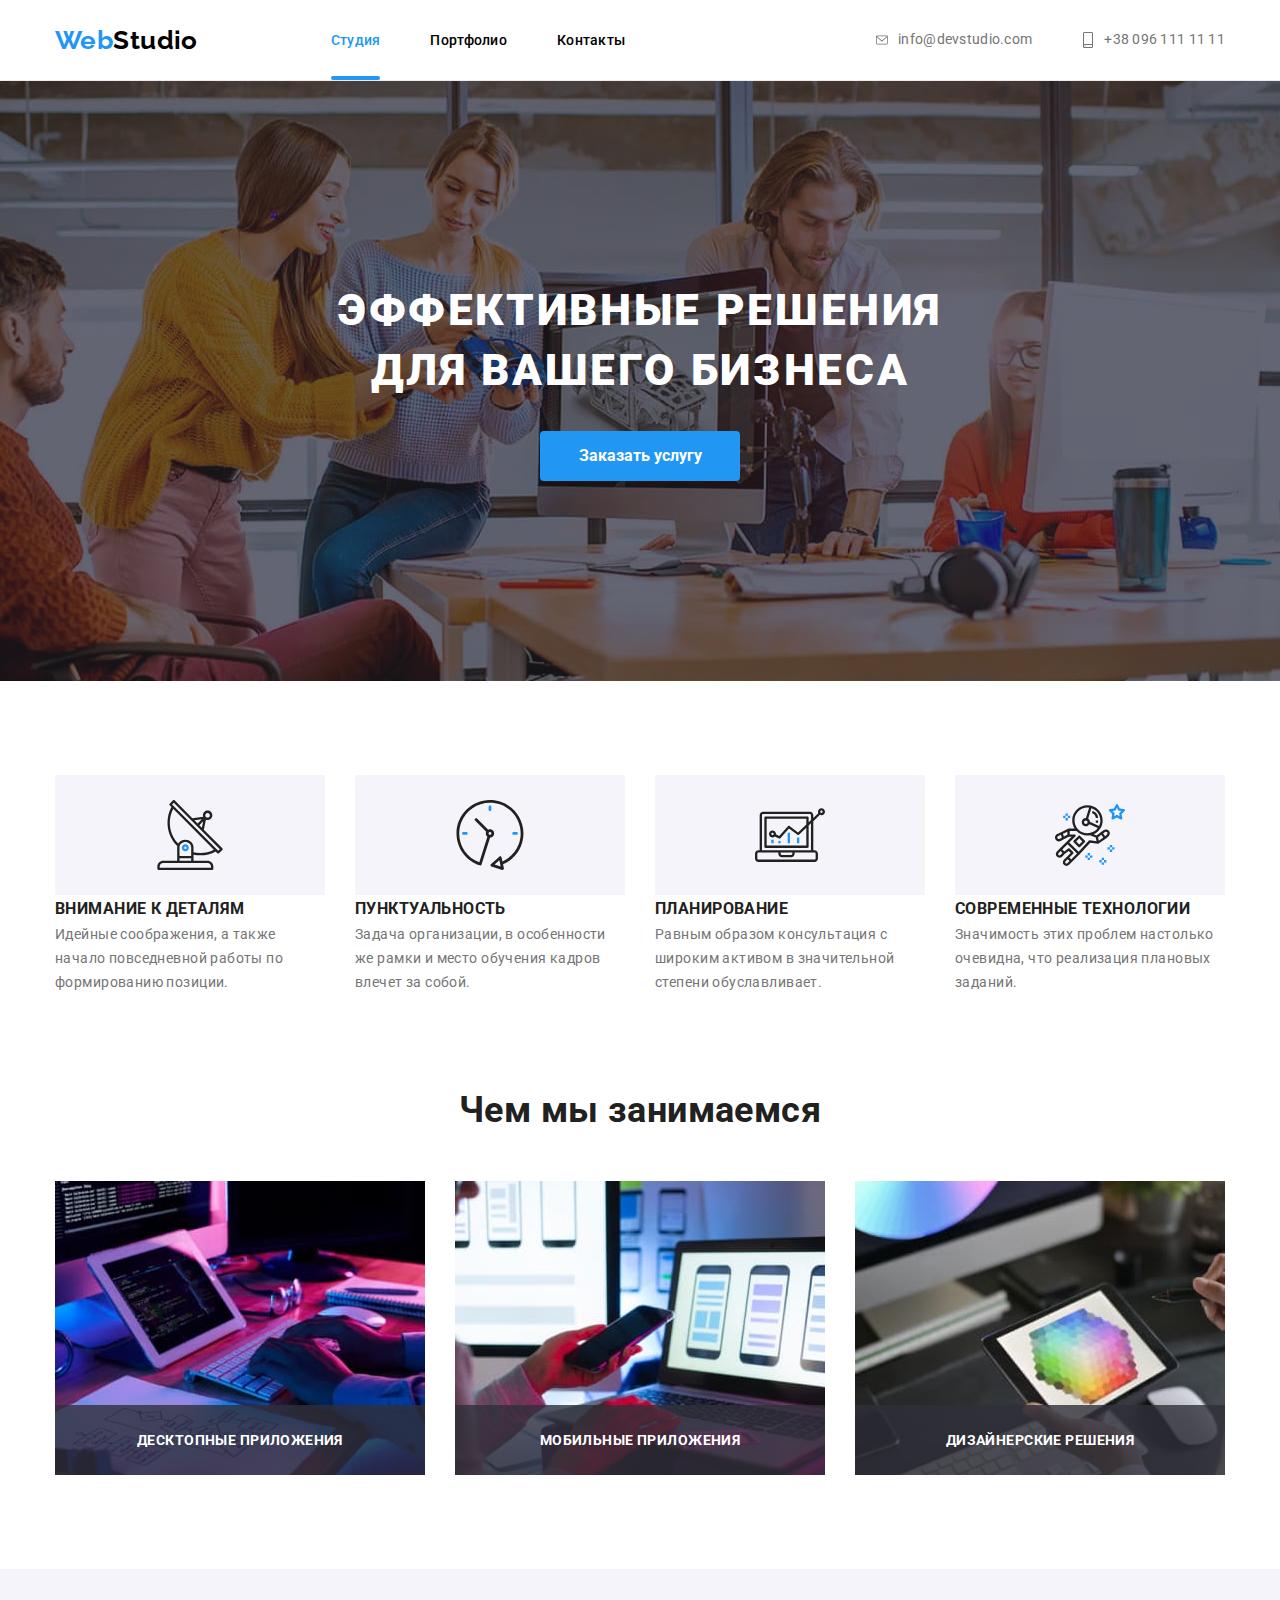
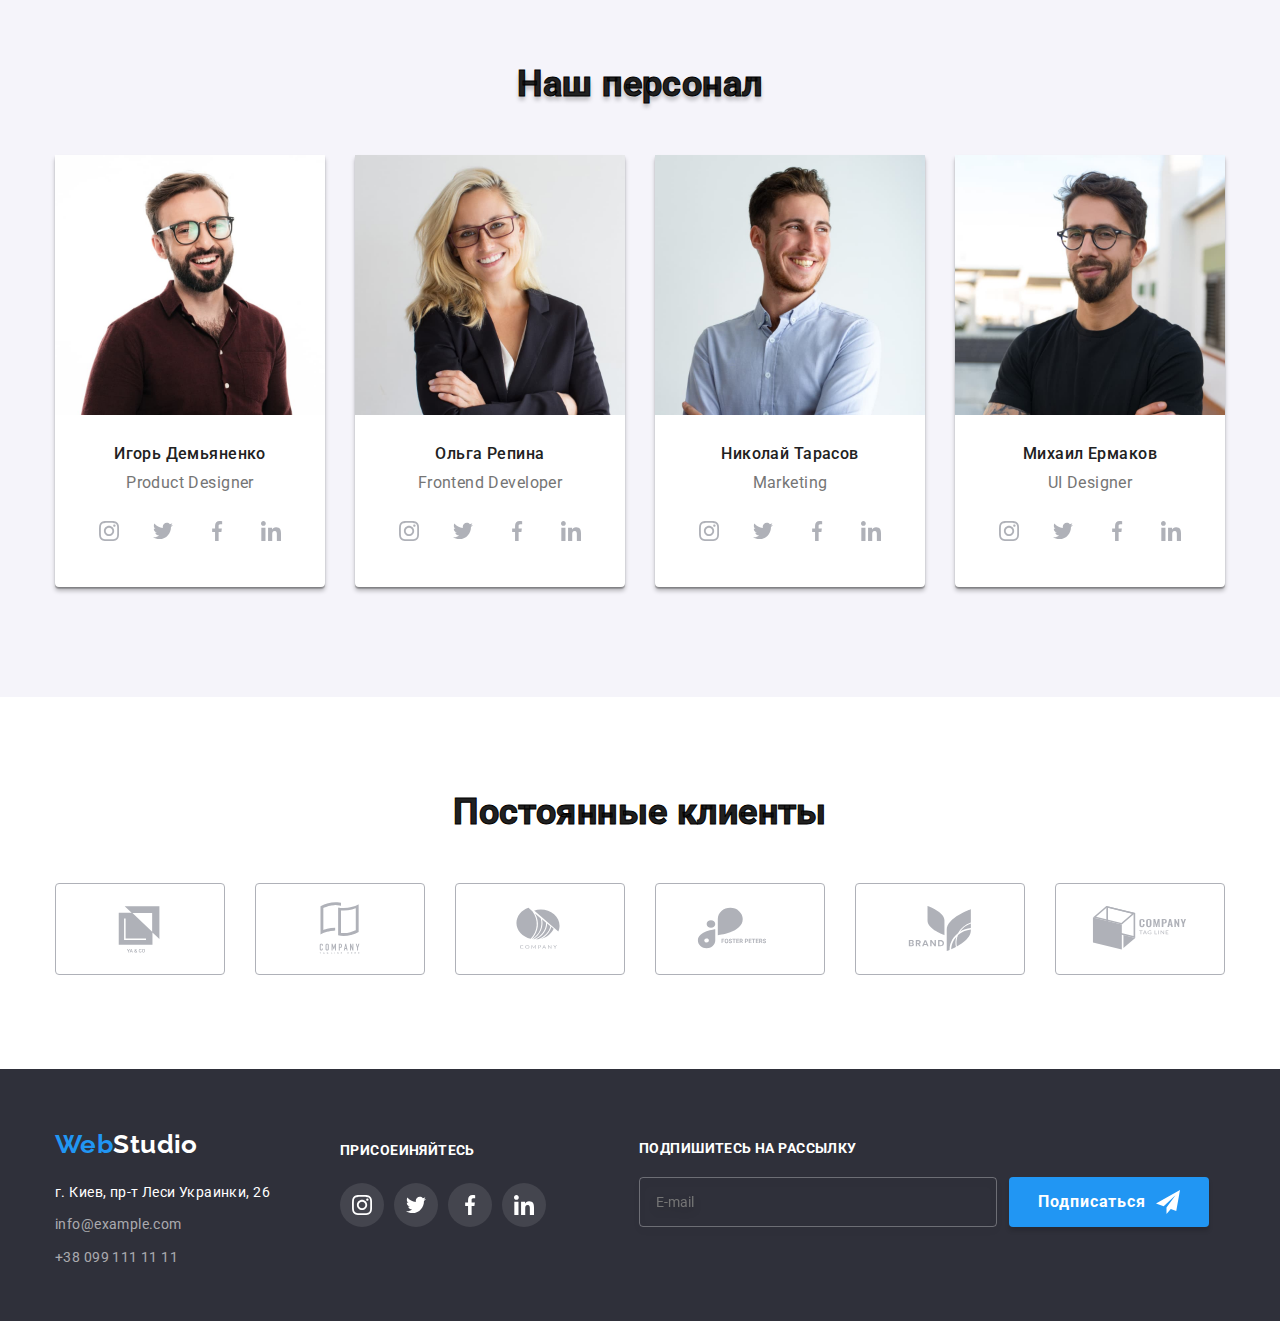
<file: index.html>
<!DOCTYPE html>
<html lang="ru">
<head>
    <meta charset="UTF-8">
    <meta http-equiv="X-UA-Compatible" content="IE=edge">
    <meta name="viewport" content="width=device-width, initial-scale=1.0">
    <title>WebStudio</title>
    <link rel="preconnect" href="https://fonts.googleapis.com">
    <link rel="preconnect" href="https://fonts.gstatic.com" crossorigin>
    <link href="https://fonts.googleapis.com/css2?family=Raleway:wght@700&family=Roboto:wght@400;500;700;900&display=swap"
        rel="stylesheet">
    <link rel="stylesheet" href="https://cdnjs.cloudflare.com/ajax/libs/modern-normalize/1.1.0/modern-normalize.min.css">
    <link rel="stylesheet" href="./css/styles.css">
    
</head>
<body>
    <header class="header">
    <div class="container">
        <div class="container-header">
            <a href="./index.html" class="logo link">Web<Span class="logo-header">Studio</Span></a>
            <nav>
                <ul class="header-nav">
                    <li class="nav-item"><a href="./index.html" class="link carent">Студия</a></li>
                    <li class="nav-item"><a href="./portfolio.html" class="link">Портфолио</a></li>
                    <li class="nav-item"><a href="" class="link">Контакты</a></li>
                </ul>
            </nav>
            <ul class="link-nav">
                <li class="link-item">
                    <a href="mailto:info@devstudio.com" class="link"> <svg class="link-icon">
                        <use href="./images/icon/icon-defs.svg#icon-envelope"></use>
                    </svg>info@devstudio.com</a></li>
                <li class="link-item">
                    
                    <a href="tel:+380961111111" class="link">
                        <svg class="link-icon">
                            <use href="./images/icon/icon-defs.svg#icon-smartphone"></use>
                        </svg>+38 096 111 11 11</a></li>
            </ul>
        </div>
    </div>
    </header>
    <main>
        <section class="hero">
            <div class="container">
                <div class="hero-box">
                    <h1 class="hero-title">
                        Эффективные решения<br>
                        для вашего бизнеса
                    </h1>
                    <button type="button" class="button btn" data-modal-open>Заказать услугу</button>
                </div>
            </div>
        </section>
        
        <section class="section">
            <h2 hidden class="section-title">Особенности</h2>
            <div class="container">
                <ul class="feature">
                    <li class="feature-list antena" >
                        <div class="feature-icon">
                            <svg class="feature-logo">
                                <use href="./images/icon/icon-defs.svg#icon-antenna"></use>
                            </svg>
                        </div>
                        <h3 class="feature-title"> Внимание к деталям</h3>
                        <p>
                            Идейные соображения, а также начало повседневной работы по формированию позиции.
                        </p>
                    </li>
                    <li class="feature-list clock">
                        <div class="feature-icon">
                            <svg class="feature-logo">
                                <use href="./images/icon/icon-defs.svg#icon-clock"></use>
                            </svg>
                        </div>
                        <h3 class="feature-title">Пунктуальность</h3>
                        <p>
                            Задача организации, в особенности же рамки и место обучения кадров влечет за собой.
                        </p>
                    </li>
                    <li class="feature-list diagram">
                        <div class="feature-icon">
                            <svg class="feature-logo">
                                <use href="./images/icon/icon-defs.svg#icon-diagram"></use>
                            </svg>
                        </div>
                        <h3 class="feature-title">Планирование</h3>
                        <p>
                            Равным образом консультация с широким активом в значительной степени обуславливает.
                        </p>
                    </li>
                    <li class="feature-list astronaut">
                        <div class="feature-icon">
                            <svg class="feature-logo">
                                <use href="./images/icon/icon-defs.svg#icon-astronaut"></use>
                            </svg>
                        </div>
                        <h3 class="feature-title">Современные технологии</h3>
                        <p>
                            Значимость этих проблем настолько очевидна, что реализация плановых заданий.
                        </p>
                    </li>
                </ul>
            </div>
        </section>
        <section class="section">
            <div class="container">
                <div class="work">
                    <h2 class="section-title">Чем мы занимаемся</h2>
                    <ul class="our-work">
                        <li class="title-work">
                            <div class="work-top">
                                <img src="./images/keyboard.jpg" alt="клавиатура" width="370">
                                <p class="work-top-text">Десктопные приложения</p>
                            </div>
                        </li>
                        <li class="title-work">
                            <div class="work-top">
                            <img src="./images/phone.jpg" alt="клавиатура" width="370">
                            <p class="work-top-text">Мобильные приложения</p>
                        </div>
                    </li>
                        <li class="title-work">
                            <div class="work-top">
                            <img src="./images/tablet.jpg" alt="клавиатура" width="370">
                            <p class="work-top-text">Дизайнерские решения</p>
                        </div>
                    </li>

                    </ul>
                </div>
            </div>
        </section>
        <section class="section team">
            <div class="container">
                <div class="team-box">
                    <h2 class="section-title title">Наш персонал</h2>
                    <ul class="our-team">
                        <li class="team-card"><img src="./images/igor-demyanenko.jpg" alt="Игорь Демьяненко" width="270">
                            <h3 class="title">Игорь Демьяненко</h3>
                            <p class="profession">Product Designer</p>
                            <ul class="social-list">
                                <li class="social-item">
                                    <a href="" class="social-link">
                                        <svg class="social-icon">
                                            <use href="./images/icon/icon-defs.svg#icon-instagram"></use>
                                        </svg>
                                    </a></li>
                                <li class="social-item">
                                    <a href="" class="social-link">
                                        <svg class="social-icon">
                                            <use href="./images/icon/icon-defs.svg#icon-twitter"></use>
                                        </svg>
                                    </a></li>
                                <li class="social-item">
                                    <a href="" class="social-link">
                                        <svg class="social-icon">
                                            <use href="./images/icon/icon-defs.svg#icon-facebook"></use>
                                        </svg>
                                    </a></li>
                                <li class="social-item">
                                    <a href="" class="social-link">
                                        <svg class="social-icon">
                                            <use href="./images/icon/icon-defs.svg#icon-linkedin"></use>
                                        </svg>
                                    </a></li>
                            </ul>
                        </li>
                        <li class="team-card"><img src="./images/olga-repina.jpg" alt="Ольга Репина" width="270" height="260">
                            <h3 class="title">Ольга Репина</h3>
                            <p class="profession">Frontend Developer</p>
                            <ul class="social-list">
                                <li class="social-item">
                                    <a href="" class="social-link">
                                        <svg class="social-icon">
                                            <use href="./images/icon/icon-defs.svg#icon-instagram"></use>
                                        </svg>
                                    </a>
                                </li>
                                <li class="social-item">
                                    <a href="" class="social-link">
                                        <svg class="social-icon">
                                            <use href="./images/icon/icon-defs.svg#icon-twitter"></use>
                                        </svg>
                                    </a>
                                </li>
                                <li class="social-item">
                                    <a href="" class="social-link">
                                        <svg class="social-icon">
                                            <use href="./images/icon/icon-defs.svg#icon-facebook"></use>
                                        </svg>
                                    </a>
                                </li>
                                <li class="social-item">
                                    <a href="" class="social-link">
                                        <svg class="social-icon">
                                            <use href="./images/icon/icon-defs.svg#icon-linkedin"></use>
                                        </svg>
                                    </a>
                                </li>
                            </ul>
                        </li>
                        <li class="team-card"><img src="./images/nikolaj-tarasov.jpg" alt="Николай Тарасов" width="270" height="260">
                            <h3 class="title">Николай Тарасов</h3>
                            <p class="profession">Marketing</p>
                            <ul class="social-list">
                                <li class="social-item">
                                    <a href="" class="social-link">
                                        <svg class="social-icon">
                                            <use href="./images/icon/icon-defs.svg#icon-instagram"></use>
                                        </svg>
                                    </a>
                                </li>
                                <li class="social-item">
                                    <a href="" class="social-link">
                                        <svg class="social-icon">
                                            <use href="./images/icon/icon-defs.svg#icon-twitter"></use>
                                        </svg>
                                    </a>
                                </li>
                                <li class="social-item">
                                    <a href="" class="social-link">
                                        <svg class="social-icon">
                                            <use href="./images/icon/icon-defs.svg#icon-facebook"></use>
                                        </svg>
                                    </a>
                                </li>
                                <li class="social-item">
                                    <a href="" class="social-link">
                                        <svg class="social-icon">
                                            <use href="./images/icon/icon-defs.svg#icon-linkedin"></use>
                                        </svg>
                                    </a>
                                </li>
                            </ul>
                        </li>
                        <li class="team-card"><img src="./images/mihail-ermakov.jpg" alt="Михаил Ермаков" width="270"
                                    height="260">
                            <h3 class="title">Михаил Ермаков</h3>
                            <p class="profession">UI Designer</p>
                            <ul class="social-list">
                                <li class="social-item">
                                    <a href="" class="social-link">
                                        <svg class="social-icon">
                                            <use href="./images/icon/icon-defs.svg#icon-instagram"></use>
                                        </svg>
                                    </a>
                                </li>
                                <li class="social-item">
                                    <a href="" class="social-link">
                                        <svg class="social-icon">
                                            <use href="./images/icon/icon-defs.svg#icon-twitter"></use>
                                        </svg>
                                    </a>
                                </li>
                                <li class="social-item">
                                    <a href="" class="social-link">
                                        <svg class="social-icon">
                                            <use href="./images/icon/icon-defs.svg#icon-facebook"></use>
                                        </svg>
                                    </a>
                                </li>
                                <li class="social-item">
                                    <a href="" class="social-link">
                                        <svg class="social-icon">
                                            <use href="./images/icon/icon-defs.svg#icon-linkedin"></use>
                                        </svg>
                                    </a>
                                </li>
                            </ul>
                        </li>
                    </ul>
                </div>
            </div>
        </section>
        <section>
            <div class="container">
                <div class="clients">
                    <h2 class="section-title title">Постоянные клиенты</h2>
                    <ul class="clients-list">
                        <li class="clients-item"><a href="" class="clients-link">
                            <svg class="clients-icon">
                                <use href="./images/icon/icon-defs.svg#icon-compani-1"></use>
                            </svg>
                        </a></li>
                        <li class="clients-item"><a href="" class="clients-link">
                            <svg class="clients-icon">
                                <use href="./images/icon/icon-defs.svg#icon-compani-2"></use>
                            </svg>
                        </a></li>
                        <li class="clients-item"><a href="" class="clients-link">
                            <svg class="clients-icon">
                                <use href="./images/icon/icon-defs.svg#icon-compani-3"></use>
                            </svg>
                        </a></li>
                        <li class="clients-item"><a href="" class="clients-link">
                            <svg class="clients-icon">
                                <use href="./images/icon/icon-defs.svg#icon-compani-4"></use>
                            </svg>
                        </a></li>
                        <li class="clients-item"><a href="" class="clients-link">
                            <svg class="clients-icon">
                                <use href="./images/icon/icon-defs.svg#icon-compani-5"></use>
                            </svg>
                        </a></li>
                        <li class="clients-item"><a href="" class="clients-link">
                            <svg class="clients-icon">
                                <use href="./images/icon/icon-defs.svg#icon-compani-6"></use>
                            </svg>
                        </a></li>
                    </ul>
                </div>
                
            </div>
        </section>
    </main>
    <footer class="footer">
        <div class="container">
            <div class="footer-blok">
                <div class="addres-blok">
                    <address class="footer-addres">
                        <ul class="addres-list">
                            <li class="social"> <a href="./index.html" class="logo">Web<Span class="logo-footer">Studio</Span></a></li>
                            <li class="social"> г. Киев, пр-т Леси Украинки, 26 </li>
                            <li class="social"><a href="mailto:info@example.com" class="link">info@example.com</a></li>
                            <li class="social"><a href="tel:+380991111111" class="link">+38 099 111 11 11</a></li>
                        </ul>
                    </address>
                </div>
                <div class="link-blok">
                    <h2 class="addres-title">ПРИСОЕИНЯЙТЕСЬ</h2>
                    <ul class="footer-list">
                        <li class="footer-item">
                            <a href="" class="footer-link">
                            <svg class="footer-icon ">
                                <use href="./images/icon/icon-defs.svg#icon-instagram"></use>
                            </svg>
                            </a></li>
                        <li class="footer-item">
                            <a href="" class="footer-link">
                            <svg class="footer-icon">
                                <use href="./images/icon/icon-defs.svg#icon-twitter"></use>
                            </svg>
                            </a></li>
                        <li class="footer-item">
                            <a href="" class="footer-link">
                            <svg class="footer-icon">
                                <use href="./images/icon/icon-defs.svg#icon-facebook"></use>
                            </svg>
                            </a></li>
                        <li class="footer-item">
                            <a href="" class="footer-link">
                            <svg class="footer-icon">
                                <use href="./images/icon/icon-defs.svg#icon-linkedin"></use>
                            </svg>
                            </a></li>
                    </ul>
                </div>
                <div class="subscribe-box">
                    <p class="subscribe-title">Подпишитесь на рассылку</p>
                    <form action="#" class="subscribe-form">
                        <input type="email" name="subsribe" placeholder="E-mail" class="subscibe-input">
                        <button type="submit" class="subscribe-btn">Подписаться
                            <svg class="subscribe-icon">
                                <use href="./images/icon/icon-defs.svg#icon-send"></use>
                            </svg>
                        </button>
                    </form>
                </div>

            </div>
        </div>
    </footer>
<div class="backdrop is-hidden" data-modal>
    <div class="modal">
        <p class="feedback-title">Оставьте свои данные, мы вам перезвоним</p>
        <form action="#" class="feedback-form">
            <div class="feedback-field">
                <label for="user-name" class="feedback-label">Имя</label>
                <input type="text" name="user-name" id="user-name" class="user-input" required>
                <svg class="input-icon">
                    <use href="./images/icon/icon-defs.svg#icon-person"></use>
                </svg>
            </div>
            <div class="feedback-field">
                <label for="user-tel" class="feedback-label">Телефон</label>
                <input type="tell" name="user-tel" id="user-tel" class="user-input" required>
                <svg class="input-icon">
                    <use href="./images/icon/icon-defs.svg#icon-phone"></use>
                </svg>
            </div>
            <div class="feedback-field">
                <label for="user-email" class="feedback-label">Почта</label>
                <input type="email" name="user-email" id="user-email" class="user-input" required>
                <svg class="input-icon">
                    <use href="./images/icon/icon-defs.svg#icon-email"></use>
                </svg>
            </div>
            <div class="feedback-field">
                <label for="user-comment" class="feedback-label">Комментарий</label>
                <textarea name="user-comment" id="user-comment" class="user-input comment" placeholder="Введите текст"></textarea>
            </div>
            <input type="checkbox" id="feedback-checkbox" class="feedback-checkbox backdrop is-hidden" required >
            <label for="feedback-checkbox" class="check-text">
                <span class="check-check"></span>
                Соглашаюсь с рассылкой и принимаю<a href="" class="feedback-link">Условия договора</a></label>
            <button type="submit" class="button sabmit-btn">Отправить</button>
        </form>
        <button type="button" class="close-btn" data-modal-close>
            <svg class="close-icon">
                <use href="./images/icon/icon-defs.svg#icon-close"></use>
            </svg>
        </button>
    </div>
</div>
<script src="./js/modal.js"></script>
</body>
</html>
</file>
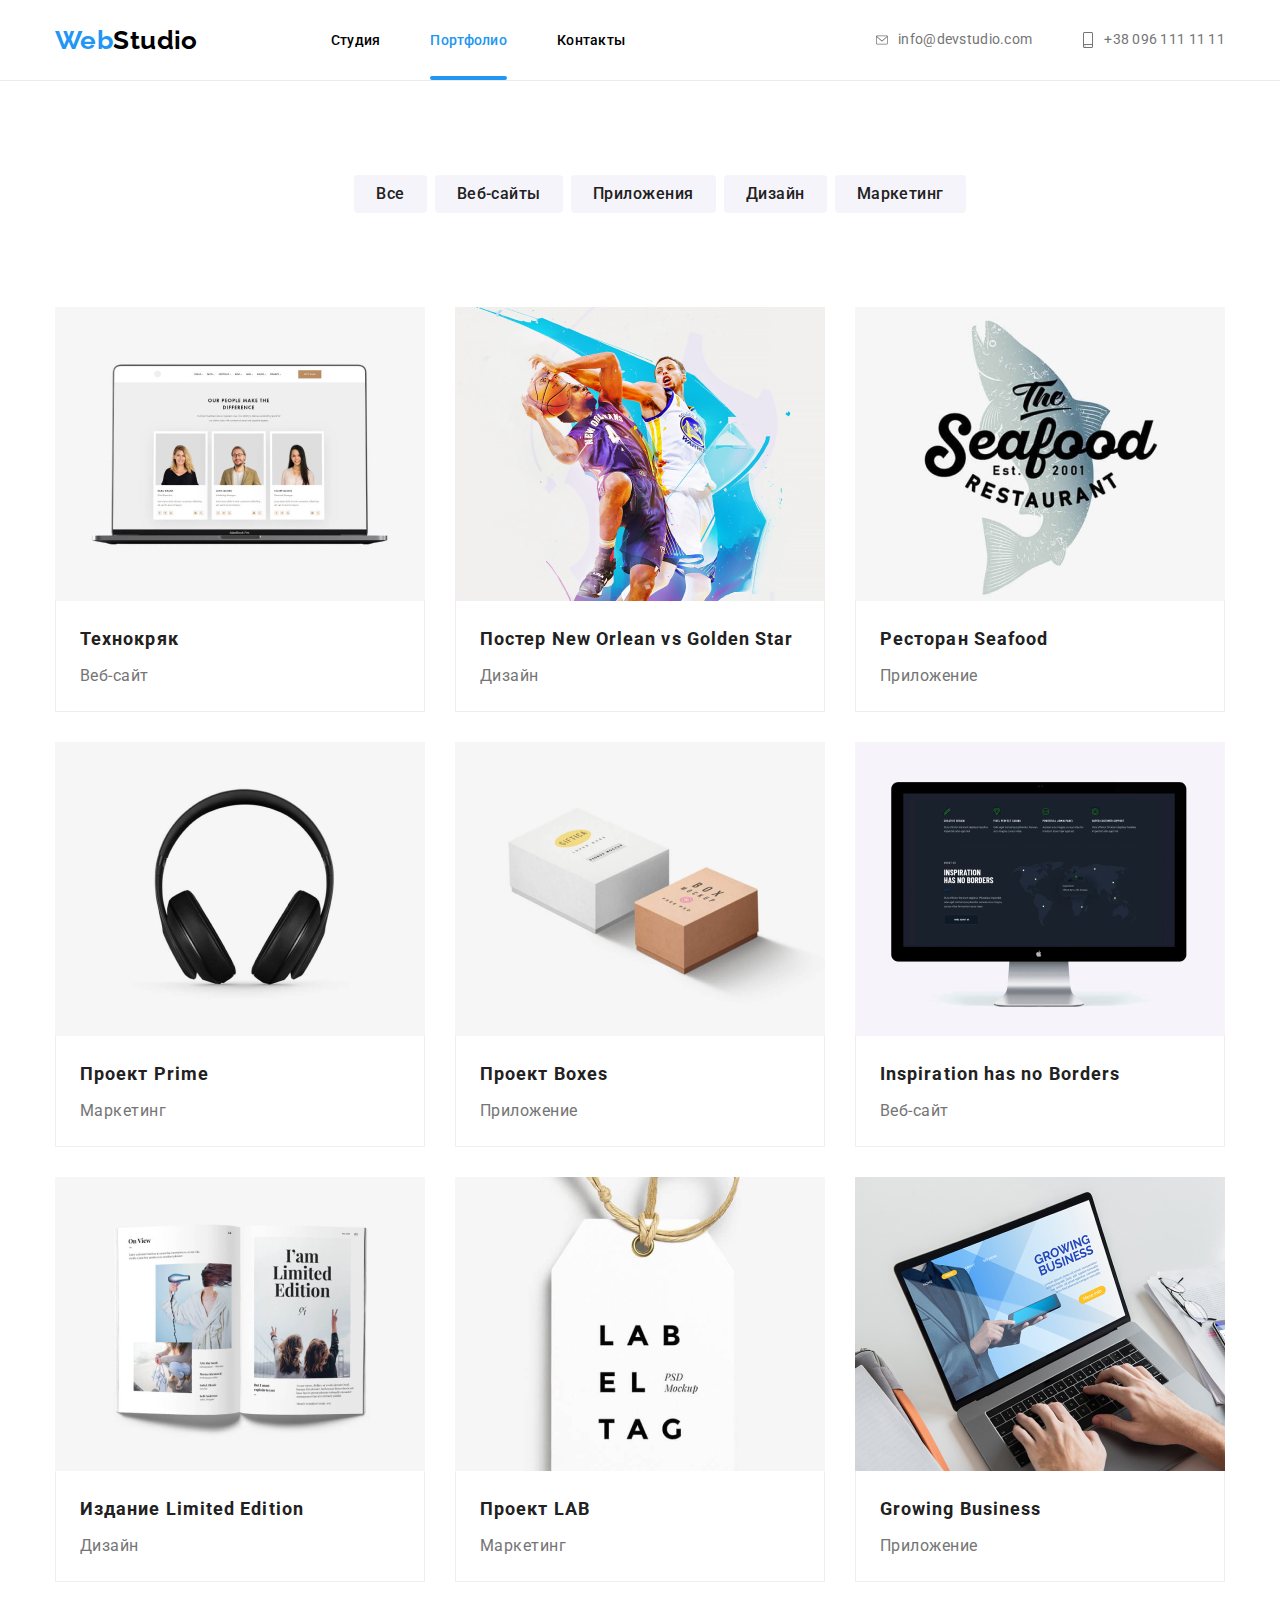
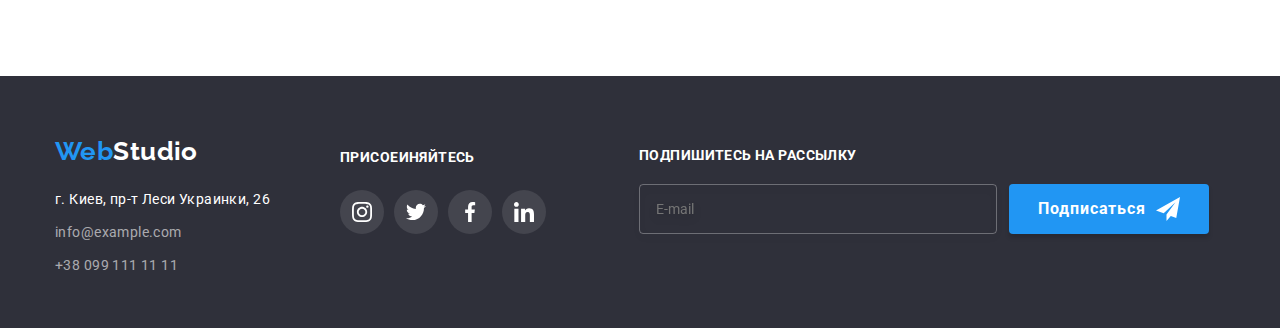
<file: portfolio.html>
<!DOCTYPE html>
<html lang="ru">
<head>
    <meta charset="UTF-8">
    <meta http-equiv="X-UA-Compatible" content="IE=edge">
    <meta name="viewport" content="width=device-width, initial-scale=1.0">
    <title>Document</title>
    <link rel="preconnect" href="https://fonts.googleapis.com">
    <link rel="preconnect" href="https://fonts.gstatic.com" crossorigin>
    <link href="https://fonts.googleapis.com/css2?family=Raleway:wght@700&family=Roboto:wght@400;500;700;900&display=swap"
        rel="stylesheet">
    <link rel="stylesheet" href="https://cdnjs.cloudflare.com/ajax/libs/modern-normalize/1.1.0/modern-normalize.min.css">
    <link rel="stylesheet" href="./css/styles.css">
</head>
<body>
    <header class="header">
        <div class="container">
            <div class="container-header">
                <a href="./index.html" class="logo link">Web<Span class="logo-header">Studio</Span></a>
                <nav>
                    <ul class="header-nav">
                        <li class="nav-item"><a href="./index.html" class="link">Студия</a></li>
                        <li class="nav-item"><a href="./portfolio.html" class="link carent">Портфолио</a></li>
                        <li class="nav-item"><a href="" class="link">Контакты</a></li>
                    </ul>
                </nav>
                <ul class="link-nav">
                    <li class="link-item">
                        <a href="mailto:info@devstudio.com" class="link"> <svg class="link-icon">
                                <use href="./images/icon/icon-defs.svg#icon-envelope"></use>
                            </svg>info@devstudio.com</a>
                    </li>
                    <li class="link-item">
    
                        <a href="tel:+380961111111" class="link">
                            <svg class="link-icon">
                                <use href="./images/icon/icon-defs.svg#icon-smartphone"></use>
                            </svg>+38 096 111 11 11</a>
                    </li>
                </ul>
            </div>
        </div>
    </header>
    <main>
        <section>
            <div class="container">
                <h1 hidden>Портфолио</h1>
                <ul class="button-select">
                    <li class="select"><button type="button" class="btn-select">Все</button></li>
                    <li class="select"><button type="button" class="btn-select">Веб-сайты</button></li>
                    <li class="select"><button type="button" class="btn-select">Приложения</button></li>
                    <li class="select"><button type="button" class="btn-select">Дизайн</button></li>
                    <li class="select"><button type="button" class="btn-select">Маркетинг</button></li>
                </ul>
                <ul class="portfolio-list">
                    <li class="portfolio-card">
                        <a class="link" href="">
                            <div class="portfolio-top-wrapper">
                                <img src="./images/portfolio/project-1.jpg" alt="Раскрытый ноутбук" width="370">
                                <p class="portfolio-top-text">
                                    Технокряк это современная площадка распространения коронавируса. Компании используют эту платформу для цифрового
                                    шпионажа и атак на защищённые сервера конкурентов.
                                </p>
                            </div>
                                <div class="card-text">
                                    <h2 class="portfolio-title">Технокряк</h2>
                                    <p class="portfolio-text">Веб-сайт</p>
                                </div>
                            </a>
                    </li>
                    <li class="portfolio-card"><a class="link" href=""><div class="portfolio-top-wrapper">
                        <img src="./images/portfolio/project-2.jpg" alt="Раскрытый ноутбук" width="370">
                        <p class="portfolio-top-text">
                            Lorem ipsum dolor sit amet consectetur adipisicing elit. Sit perferendis expedita recusandae qui cum, dolores ipsum facilis? Exercitationem inventore quidem tempora distinctio consectetur, cupiditate, eos autem quod suscipit temporibus accusamus.
                        </p>
                    </div>
                            <div class="card-text">
                                <h2 class="portfolio-title">Постер New Orlean vs Golden Star</h2>
                                <p class="portfolio-text">Дизайн</p>
                            </div>
                        </a>
                    </li>
                    <li class="portfolio-card"><a class="link" href=""><div class="portfolio-top-wrapper">
                        <img src="./images/portfolio/project-3.jpg" alt="Раскрытый ноутбук" width="370">
                        <p class="portfolio-top-text">
                            Lorem ipsum dolor sit amet consectetur adipisicing elit. Fugit ipsa quos porro necessitatibus magnam neque, voluptatum itaque similique, a ab aut ullam facilis repellat eos cum maiores expedita amet qui!
                        </p>
                    </div>
                            <div class="card-text">
                                <h2 class="portfolio-title">Ресторан Seafood</h2>
                                <p class="portfolio-text">Приложение</p>
                            </div>
                        </a>
                    </li>
                    <li class="portfolio-card"><a class="link" href=""><div class="portfolio-top-wrapper">
                        <img src="./images/portfolio/project-4.jpg" alt="Раскрытый ноутбук" width="370">
                        <p class="portfolio-top-text">
                            Lorem ipsum dolor sit amet consectetur adipisicing elit. Repudiandae tempore possimus veniam odit facilis nihil nesciunt veritatis, reiciendis exercitationem, animi perferendis natus! Accusantium nisi odit, ducimus corrupti veniam eligendi itaque.
                        </p>
                    </div>
                            <div class="card-text">
                                <h2 class="portfolio-title">Проект Prime</h2>
                                <p class="portfolio-text">Маркетинг</p>
                            </div>
                        </a>
                    </li>
                    <li class="portfolio-card"><a class="link" href=""><div class="portfolio-top-wrapper">
                        <img src="./images/portfolio/project-5.jpg" alt="Раскрытый ноутбук" width="370">
                        <p class="portfolio-top-text">
                            Lorem, ipsum dolor sit amet consectetur adipisicing elit. Consequuntur rem quaerat tenetur sapiente qui exercitationem, similique earum amet distinctio ratione, delectus pariatur error vel dolore maxime sunt suscipit unde? Architecto.
                        </p>
                    </div>
                            <div class="card-text">
                                <h2 class="portfolio-title">Проект Boxes</h2>
                                <p class="portfolio-text">Приложение</p>
                            </div>
                        </a>
                    </li>
                    <li class="portfolio-card"><a class="link" href=""><div class="portfolio-top-wrapper">
                        <img src="./images/portfolio/project-6.jpg" alt="Раскрытый ноутбук" width="370">
                        <p class="portfolio-top-text">
                            Lorem ipsum dolor sit amet consectetur adipisicing elit. Ullam odit nesciunt, corporis iusto eligendi ad soluta ratione? Odio, quibusdam explicabo ea, voluptas nobis veritatis voluptatibus hic labore repudiandae pariatur similique.
                        </p>
                    </div>
                            <div class="card-text">
                                <h2 class="portfolio-title">Inspiration has no Borders</h2>
                            <p class="portfolio-text">Веб-сайт</p>
                            </div>
                        </a>
                    </li>
                    <li class="portfolio-card"><a class="link" href=""><div class="portfolio-top-wrapper">
                        <img src="./images/portfolio/project-7.jpg" alt="Раскрытый ноутбук" width="370">
                        <p class="portfolio-top-text">
                            Lorem, ipsum dolor sit amet consectetur adipisicing elit. Blanditiis sequi beatae inventore dolores doloribus praesentium nesciunt quod a, deleniti ipsum veritatis, saepe impedit quibusdam amet accusamus tenetur quaerat, obcaecati sunt.
                        </p>
                    </div>
                            <div class="card-text">
                                <h2 class="portfolio-title">Издание Limited Edition</h2>
                                <p class="portfolio-text">Дизайн</p>
                            </div>
                        </a>
                    </li>
                    <li class="portfolio-card"><a class="link" href=""><div class="portfolio-top-wrapper">
                        <img src="./images/portfolio/project-8.jpg" alt="Раскрытый ноутбук" width="370">
                        <p class="portfolio-top-text">
                            Lorem ipsum dolor sit amet consectetur adipisicing elit. Odio consequuntur non praesentium perferendis hic ut quam tenetur quasi, sint, magnam molestiae! Vero architecto ipsam dolor sed ab pariatur praesentium iusto!
                        </p>
                    </div>
                            <div class="card-text">
                                <h2 class="portfolio-title">Проект LAB</h2>
                            <p class="portfolio-text">Маркетинг</p>
                            </div>
                        </a>
                    </li>
                    <li class="portfolio-card"><a class="link" href=""><div class="portfolio-top-wrapper">
                        <img src="./images/portfolio/project-9.jpg" alt="Раскрытый ноутбук" width="370">
                        <p class="portfolio-top-text">
                            Lorem ipsum dolor sit amet consectetur adipisicing elit. Quibusdam similique enim error totam impedit aperiam iste, saepe ipsa alias laudantium quia, consequatur provident aliquid quo ducimus dolore quas magni magnam.
                        </p>
                    </div>
                            <div class="card-text">
                                <h2 class="portfolio-title">Growing Business</h2>
                            <p class="portfolio-text">Приложение</p>
                            </div>
                        </a>
                    </li>
                </ul>
            </div>
        </section>
    </main>
    <footer class="footer">
        <div class="container">
            <div class="footer-blok">
                <div class="addres-blok">
                    <address class="footer-addres">
                        <ul class="addres-list">
                            <li class="social"> <a href="./index.html" class="logo">Web<Span
                                        class="logo-footer">Studio</Span></a></li>
                            <li class="social"> г. Киев, пр-т Леси Украинки, 26 </li>
                            <li class="social"><a href="mailto:info@example.com" class="link">info@example.com</a></li>
                            <li class="social"><a href="tel:+380991111111" class="link">+38 099 111 11 11</a></li>
                        </ul>
                    </address>
                </div>
                <div class="link-blok">
                    <h2 class="addres-title">ПРИСОЕИНЯЙТЕСЬ</h2>
                    <ul class="footer-list">
                        <li class="footer-item">
                            <a href="" class="footer-link">
                                <svg class="footer-icon ">
                                    <use href="./images/icon/icon-defs.svg#icon-instagram"></use>
                                </svg>
                            </a>
                        </li>
                        <li class="footer-item">
                            <a href="" class="footer-link">
                                <svg class="footer-icon">
                                    <use href="./images/icon/icon-defs.svg#icon-twitter"></use>
                                </svg>
                            </a>
                        </li>
                        <li class="footer-item">
                            <a href="" class="footer-link">
                                <svg class="footer-icon">
                                    <use href="./images/icon/icon-defs.svg#icon-facebook"></use>
                                </svg>
                            </a>
                        </li>
                        <li class="footer-item">
                            <a href="" class="footer-link">
                                <svg class="footer-icon">
                                    <use href="./images/icon/icon-defs.svg#icon-linkedin"></use>
                                </svg>
                            </a>
                        </li>
                    </ul>
                </div>
                <div class="subscribe-box">
                    <p class="subscribe-title">Подпишитесь на рассылку</p>
                    <form action="#" class="subscribe-form">
                        <input type="email" name="subsribe" placeholder="E-mail" class="subscibe-input">
                        <button type="submit" class="subscribe-btn">Подписаться
                            <svg class="subscribe-icon">
                                <use href="./images/icon/icon-defs.svg#icon-send"></use>
                            </svg>
                        </button>
                    </form>
                </div>
    
            </div>
        </div>
    </footer>
</body>
</html>
</file>
<file: css/styles.css>
:root {
  --primery-text-color: #757575;
  --secondary-text-color: #212121;
  --accent-color-text: #2196f3;
  --logo-text-color: #000000;
  --white-color: #ffffff;
  --background-footer-color: #2f303a;
  --hover-button: #188ce8;
  --secondary-backgraund-color: #f5f4fa;
  --icon-color: #afb1b8;
}

/* вторичный цвет фона #F5F4FA */
/* основной цвет фона #FFFFFF */
p,
h1,
h2,
h3,
h4 {
  padding: 0px;
  margin: 0px;
}
img {
  display: block;
}

.container {
  width: 1200px;
  margin-left: auto;
  margin-right: auto;
  padding-left: 15px;
  padding-right: 15px;
}
.link.carent {
  color: #2196f3;
}

.link {
  color: var(--logo-text-color);
  text-decoration: none;
  transition: color 250ms cubic-bezier(0.4, 0, 0.2, 1);
}

.site-nav .link.carent {
  color: var(--accent-color-text);
}

body {
  font-family: "Roboto", sans-serif;
  font-weight: 400;
  font-size: 14px;
  line-height: 1.71;
  letter-spacing: 0.03em;
  background-color: #ffffff;
  color: var(--primery-text-color);
}

.logo {
  font-family: "Raleway", sans-serif;
  font-weight: 700;
  font-size: 26px;
  line-height: 1.17;
  color: var(--accent-color-text);
  text-decoration: none;
}
.logo-header {
  color: var(--logo-text-color);
}
.logo-footer {
  color: var(--white-color);
}
/* -------------header------------- */
.header {
  border-bottom: 1px solid #ececec;
}

.container-header {
  display: flex;
  align-items: center;
}
/* header-nav */

.header-nav {
  display: flex;
  min-width: 294px;
  margin-left: 93px;
  margin-top: 32px;
  margin-bottom: 32px;
  justify-content: space-between;
  font-weight: 500;
  line-height: 1.17;
  list-style: none;
  letter-spacing: 0.02em;
}

.header-nav.link {
  color: var(--logo-text-color);
}

.header-nav .link:hover,
.header-nav .link:focus {
  color: var(--accent-color-text);
}
.nav-item:not(:first-child) {
  margin-left: 50px;
}
.nav-item {
  position: relative;
}
/* ----------------link-nav---------------*/

.link-nav {
  display: flex;
  margin-right: 0px;
  margin-left: auto;
  list-style: none;
  letter-spacing: 0.02em;
}
.link-item:last-child {
  margin-left: 50px;
}

.link-item .link {
  display: flex;
  align-items: center;
  color: var(--primery-text-color);
}

.link:hover,
.link:focus {
  color: var(--accent-color-text);
}

.link-item {
  display: flex;
  align-items: center;
}

.link-icon {
  margin-right: 10px;
  width: 12px;
  height: 16px;
  fill: currentcolor;
}

.carent {
  color: var(--accent-color-text);
}
.carent::after {
  content: "";
  position: absolute;
  width: 100%;
  height: 4px;
  border-radius: 2px;
  background-color: var(--accent-color-text);
  display: block;
  bottom: -32px;
}

/* -------------hero ------------------------*/
.hero {
  background: #c4c4c4;
  background-repeat: no-repeat;
  background-image: linear-gradient(
      rgba(47, 48, 58, 0.4),
      rgba(47, 48, 58, 0.4)
    ),
    url(../images/hero-backgraund.jpg);
  background-position: center;
  background-size: cover;
  max-width: 1600px;
  margin-left: auto;
  margin-right: auto;
}
.hero-box {
  display: flex;
  flex-direction: column;
  align-items: center;
}

.hero-title {
  margin-bottom: 0px;
  margin-top: 200px;
  padding: 0px;
  font-size: 44px;
  font-weight: 900;
  line-height: 1.36;
  letter-spacing: 0.06em;
  color: var(--white-color);
  text-transform: uppercase;
  text-align: center;
}
.button {
  border-radius: 4px;
  border: transparent;
  align-content: center;
  min-height: 50px;
  width: 200px;
  margin-bottom: 200px;
  margin-top: 30px;
  padding: 0px;
  font-family: "roboto", sans-serif;
  font-size: 16px;
  font-weight: 700;
  line-height: 1.87;
  color: var(--white-color);
  background-color: var(--accent-color-text);
  transition: background-color 250ms cubic-bezier(0.4, 0, 0.2, 1);
}
.button:hover,
.button:focus {
  color: var(--white-color);
  background-color: var(--hover-button);
}

/* -------------section ---------------*/

.section-title {
  color: var(--secondary-text-color);
  font-style: normal;
  font-weight: 700;
  font-size: 36px;
  line-height: 1.17;
  text-align: center;
}
.section .title {
  color: var(--secondary-text-color);
}

/*------------------- Особенности ---------------*/

.feature {
  display: flex;
  padding: 0px;
  margin-top: 94px;
  margin-bottom: 0px;
  list-style: none;
}

.feature-icon {
  display: flex;
  align-items: center;
  justify-content: center;
  width: 270px;
  height: 120px;
  background-color: var(--secondary-backgraund-color);
}
.feature-logo {
  width: 70px;
  height: 70px;
}
.feature-list {
  margin-top: 0px;
  width: 270px;
  text-align: left;
}
.feature-list:not(:first-child) {
  margin-left: 30px;
}

.feature-title {
  color: var(--secondary-text-color);
  text-transform: uppercase;
}

/* ------------Чем мы занимаемся -----------*/

.work {
  margin-top: 94px;
}

.our-work {
  display: flex;
  flex-wrap: wrap;
  padding-left: 0;
  padding-right: 0px;
  margin-bottom: 0px;
  margin-top: 50px;
  list-style: none;
}
.title-work:not(:first-child) {
  margin-left: 30px;
}
.work-top {
  position: relative;
}

.work-top-text {
  text-align: center;
  padding: 27px;
  position: absolute;
  bottom: 0;
  text-transform: uppercase;
  color: var(--white-color);
  font-weight: 700;
  line-height: 1.17;
  display: block;
  background-color: rgba(47, 48, 58, 0.8);
  height: 70px;
  width: 100%;
}

/* ------------Наш персонал -----------------*/
.section-title.title {
  -webkit-text-stroke: 1px var(--logo-text-color);
}
.section.team {
  background-color: var(--secondary-backgraund-color);
}
.team-box {
  padding-bottom: 94px;
  margin-top: 94px;
  padding-top: 94px;
}
.team-box > .title {
  text-shadow: 0px 4px 4px rgba(0, 0, 0, 0.25);
}
.our-team {
  display: flex;
  margin-top: 50px;
  margin-left: 0px;
  margin-right: 0px;
  padding-left: 0px;
  padding-right: 0px;
  font-size: 16px;
  line-height: 1.17;
  list-style: none;
}
.team-card {
  text-align: center;
  background-color: var(--white-color);
  box-shadow: 0px 4px 4px rgba(0, 0, 0, 0.25), 0px 1px 1px rgba(0, 0, 0, 0.14),
    0px 2px 1px rgba(0, 0, 0, 0.2);
  border-radius: 0px 0px 4px 4px;
}
.team-card:not(:first-child) {
  margin-left: 30px;
}
.our-team .title {
  margin-top: 30px;
  font-style: normal;
  font-weight: 500;
  font-size: 16px;
  list-style: none;
}
.our-team .profession {
  margin-top: 10px;
  margin-bottom: 16px;
}
.social-list {
  margin-bottom: 34px;
  margin-top: 0px;
  padding: 0px;
  display: flex;
  justify-content: center;
}
.social-item {
  width: 44px;
  height: 44px;
  list-style: none;
}
.social-item + .social-item {
  margin-left: 10px;
}
.social-link {
  width: 100%;
  height: 100%;
  border-radius: 50%;
  display: flex;
  align-items: center;
  justify-content: center;
  transition: background-color 250ms cubic-bezier(0.4, 0, 0.2, 1);
}
.social-link:hover,
.social-link:focus {
  background-color: var(--accent-color-text);
}
.social-link:hover .social-icon,
.social-link:focus .social-icon {
  fill: var(--white-color);
}
.social-icon {
  width: 20px;
  height: 20px;
  fill: var(--icon-color);
  transition: fill 250ms cubic-bezier(0.4, 0, 0.2, 1);
}
/* ------------------киенты-------------- */
.clients {
  margin-top: 94px;
}
.clients-list {
  padding: 0px;
  margin: 0px;
  display: flex;
}
.clients-link {
  width: 106px;
  height: 60px;
}
.clients-item {
  margin-top: 50px;
  width: 170px;
  height: 92px;
  list-style: none;
  border: 1px solid var(--icon-color);
  border-radius: 4px;
  display: flex;
  align-items: center;
  justify-content: center;
  transition: 250ms cubic-bezier(0.4, 0, 0.2, 1);
}

.clients-item + .clients-item {
  margin-left: 30px;
}

.clients-icon {
  width: 100%;
  height: 100%;
  fill: var(--icon-color);
  transition: fill 250ms cubic-bezier(0.4, 0, 0.2, 1);
}

.clients-item:hover,
.clients-item:focus {
  border: 1px solid var(--accent-color-text);
}
.clients-item:hover .clients-icon,
.clients-item:focus .clients-icon {
  fill: var(--accent-color-text);
}

/* ------------ Portfolio----------------- */
.button-select {
  display: flex;
  margin-top: 94px;
  margin-bottom: 0px;
  justify-content: center;
  list-style: none;
}
.btn-select {
  padding-bottom: 6px;
  padding-top: 6px;
  padding-right: 22px;
  padding-left: 22px;
  border-radius: 4px;
  border: transparent;

  font-family: "Roboto", sans-serif;
  font-weight: 500;
  font-size: 16px;
  line-height: 1.62;
  text-align: center;
  letter-spacing: 0.03em;
  color: var(--secondary-text-color);
  background-color: var(--secondary-backgraund-color);
  transition: background-color 250ms cubic-bezier(0.4, 0, 0.2, 1),
    color 250ms cubic-bezier(0.4, 0, 0.2, 1),
    box-shadow 250ms cubic-bezier(0.4, 0, 0.2, 1);
}
.select:not(:first-child) {
  margin-left: 8px;
}

.btn-select:hover,
.btn-select:focus {
  color: var(--white-color);
  background-color: var(--accent-color-text);
  box-shadow: 0px 4px 4px rgba(0, 0, 0, 0.25);
}

.portfolio-list {
  padding: 0px;
  display: flex;
  margin-top: 0px;
  margin-bottom: 94px;
  margin-top: 94px;
  flex-wrap: wrap;
  list-style: none;
}

.portfolio-card {
  display: block;
  background: #ffffff;
  transition: box-shadow 250ms cubic-bezier(0.4, 0, 0.2, 1);
}

.portfolio-card:hover,
.portfolio-card:focus {
  box-shadow: 0px 1px 1px rgba(0, 0, 0, 0.12), 0px 4px 4px rgba(0, 0, 0, 0.06),
    1px 4px 6px rgba(0, 0, 0, 0.16);
}
.portfolio-card:hover .portfolio-top-text {
  transform: translateY(0);
}

.portfolio-card:nth-child(n + 4) {
  margin-top: 30px;
}

.portfolio-card:nth-child(3n + 2) {
  margin-left: 30px;
  margin-right: 30px;
}

.link.card {
  border-left: 1px solid #eeeeee;
  border-right: 1px solid #eeeeee;
}

.card-text {
  margin-top: 0px;
  border-bottom: 1px solid #eeeeee;
  border-left: 1px solid #eeeeee;
  border-right: 1px solid #eeeeee;
}
.portfolio-title {
  padding-top: 20px;
  margin-top: 0px;
  margin-left: 24px;
  font-weight: 700;
  font-size: 18px;
  line-height: 2;
  letter-spacing: 0.06em;
  color: var(--secondary-text-color);
}

.portfolio-text {
  margin-top: 4px;
  margin-left: 24px;
  margin-bottom: 20px;
  font-weight: 400;
  font-size: 16px;
  line-height: 1.87;
  letter-spacing: 0.03em;
  color: var(--primery-text-color);
}

.portfolio-top-wrapper {
  position: relative;
  overflow: hidden;
  width: 100%;
}

.portfolio-top-text {
  position: absolute;
  color: #ffffff;
  line-height: 1.56;
  font-size: 18px;
  top: 0;
  padding-left: 24px;
  padding-right: 24px;
  padding-top: 63px;
  padding-bottom: 63px;
  background-color: rgba(33, 150, 243, 0.9);
  transform: translateY(100%);
  transition: transform 250ms cubic-bezier(0.4, 0, 0.2, 1);
}

/* -------------------footer --------------*/
.footer {
  margin-top: 94px;
  background-color: var(--background-footer-color);
}
.footer-addres {
  height: 252px;
  font-style: normal;
  color: #ffffff;
}

.addres-list {
  margin-top: 0px;
  margin-bottom: 0px;
  padding-left: 0px;
  padding-right: 0px;
  list-style: none;
}
.addres-list .link {
  color: rgba(255, 255, 255, 0.6);
}
.social:first-child {
  padding-top: 60px;
}
.social:nth-child(2) {
  margin-top: 20px;
}
.social:nth-child(n + 3) {
  margin-top: 9px;
}
.social:last-child {
  margin-bottom: 60px;
}
.social .link:hover,
.social .link:focus {
  color: var(--accent-color-text);
}
.link-blok {
  margin-left: 70px;
}
.addres-title {
  padding: 0px;
  font-size: 14px;
  color: var(--white-color);
  margin-top: 70px;
}

.footer-blok {
  display: flex;
}
.footer-list {
  margin: 0px;
  padding: 0px;
  list-style: none;
  display: flex;
}
.footer-item {
  margin-top: 20px;
  width: 44px;
  height: 44px;
  list-style: none;
}
.footer-item + .footer-item {
  margin-left: 10px;
}
.footer-link {
  width: 100%;
  height: 100%;
  border-radius: 50%;
  display: flex;
  align-items: center;
  justify-content: center;
  background: rgba(255, 255, 255, 0.1);
  transition: background-color 250ms cubic-bezier(0.4, 0, 0.2, 1);
}
.footer-link:hover,
.footer-link:focus {
  background-color: var(--accent-color-text);
}
.footer-icon {
  fill: var(--white-color);
  width: 20px;
  height: 20px;
}

.subscribe-box {
  margin-top: 72px;
  margin-left: 93px;
}

.subscribe-title {
  color: var(--white-color);
  text-transform: uppercase;
  font-weight: 700;
  font-size: 14px;
  line-height: 1.14;
}

.subscribe-form {
  margin-top: 20px;
  display: flex;
}

.subscibe-input {
  color: var(--white-color);
  padding-left: 16px;
  width: 358px;
  height: 50px;
  background: transparent;
  border: 1px solid rgba(255, 255, 255, 0.3);
  filter: drop-shadow(0px 4px 4px rgba(0, 0, 0, 0.15));
  border-radius: 4px;
  outline: none;
}

.subscribe-btn {
  display: flex;
  color: var(--white-color);
  margin-left: 12px;
  width: 200px;
  height: 50px;
  font-weight: 700;
  font-size: 16px;
  line-height: 1.87;
  letter-spacing: 0.06em;
  background-color: var(--accent-color-text);
  box-shadow: 0px 4px 4px rgba(0, 0, 0, 0.15);
  border-radius: 4px;
  border: transparent;
  align-items: center;
  justify-content: center;
}

.subscribe-icon {
  margin-left: 10px;
  width: 24px;
  height: 24px;
}

/*-------- modal -------------*/

.backdrop {
  position: fixed;
  top: 0;
  width: 100vw;
  height: 100vh;
  background-color: rgba(0, 0, 0, 0.2);
  display: flex;
  align-items: center;
  justify-content: center;
  transition: opacity 250ms cubic-bezier(0.4, 0, 0.2, 1),
    visibility 250ms cubic-bezier(0.4, 0, 0.2, 1);
}

.backdrop.is-hidden {
  opacity: 0;
  visibility: hidden;
  pointer-events: none;
}

.backdrop.is-hidden .modal {
  transform: scale(2);
}

.modal {
  padding-left: 40px;
  padding-right: 40px;
  padding-top: 40px;
  position: relative;
  width: 528px;
  min-height: 581px;
  border-radius: 4px;
  background-color: var(--white-color);
  transform: scale(1);
  transition: transform 250ms cubic-bezier(0.4, 0, 0.2, 1);
}

.feedback-title {
  color: var(--secondary-text-color);
  font-weight: 700;
  font-size: 20px;
  line-height: 1.15;
  text-align: center;
  letter-spacing: 0.03em;
}

.feedback-label {
  display: block;
  margin-bottom: 4px;
  font-size: 12px;
  line-height: 1.16;
  letter-spacing: 0.01em;
}
.feedback-field {
  position: relative;
  margin-top: 10px;
}
.user-input.comment {
  padding-top: 12px;
  padding-left: 16px;
  height: 120px;
  resize: none;
}
.user-input {
  width: 100%;
  height: 40px;
  border: 1px solid rgba(33, 33, 33, 0.2);
  border-radius: 4px;
  outline: none;
  padding-left: 42px;
  padding-right: 10px;
}
.user-input:focus {
  border-color: var(--accent-color-text);
}

.user-input:focus + .input-icon {
  fill: var(--accent-color-text);
}

.feedback-link {
  margin-left: 3px;
  color: var(--accent-color-text);
}

.input-icon {
  position: absolute;
  left: 12px;
  top: 50%;
  width: 18px;
  height: 18px;
}

.check-text {
  display: flex;
  align-items: center;
  justify-content: center;
  margin-top: 20px;
}

.check-text span {
  margin-right: 7px;
  width: 16px;
  height: 16px;
  background-repeat: no-repeat;
  background-image: url(../images/icon/check-border.svg);
}

.feedback-checkbox:checked + .check-text span {
  background-repeat: no-repeat;
  background-image: url(../images/icon/icon-check.svg);
}

.sabmit-btn {
  display: block;
  margin: auto;
  margin-top: 30px;
  box-shadow: 0px 1px 3px rgba(0, 0, 0, 0.12), 0px 1px 1px rgba(0, 0, 0, 0.14),
    0px 2px 1px rgba(0, 0, 0, 0.2);
}

.close-btn {
  position: absolute;
  top: 8px;
  right: 8px;
  background-color: var(--white-color);
  border-radius: 50%;
  border: 1px solid rgba(0, 0, 0, 0.1);
  display: flex;
  align-items: center;
  justify-content: center;
  margin: 0;
  padding: 0;
  width: 30px;
  height: 30px;
}

.close-icon {
  width: 18px;
  height: 18px;
}
.close-btn:focus .close-icon,
.close-btn:hover .close-icon {
  fill: var(--accent-color-text);
}
</file>
